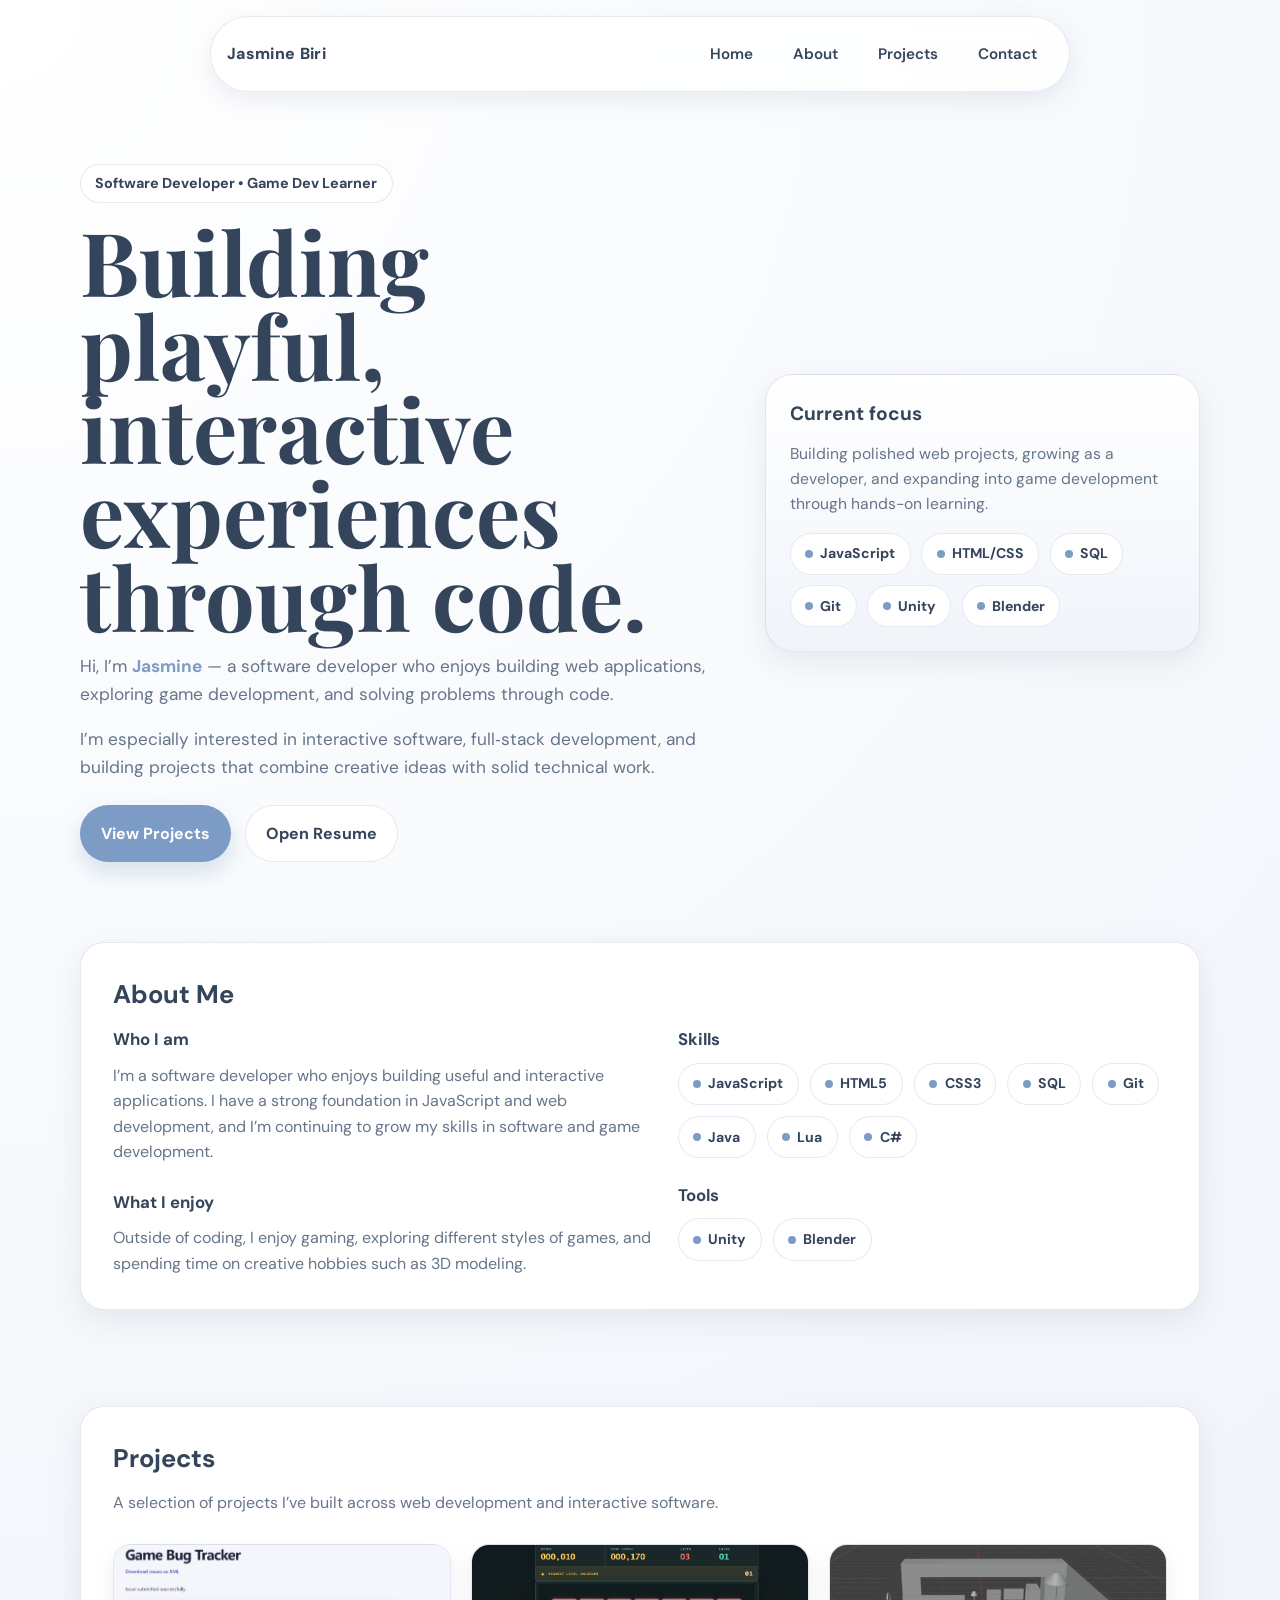
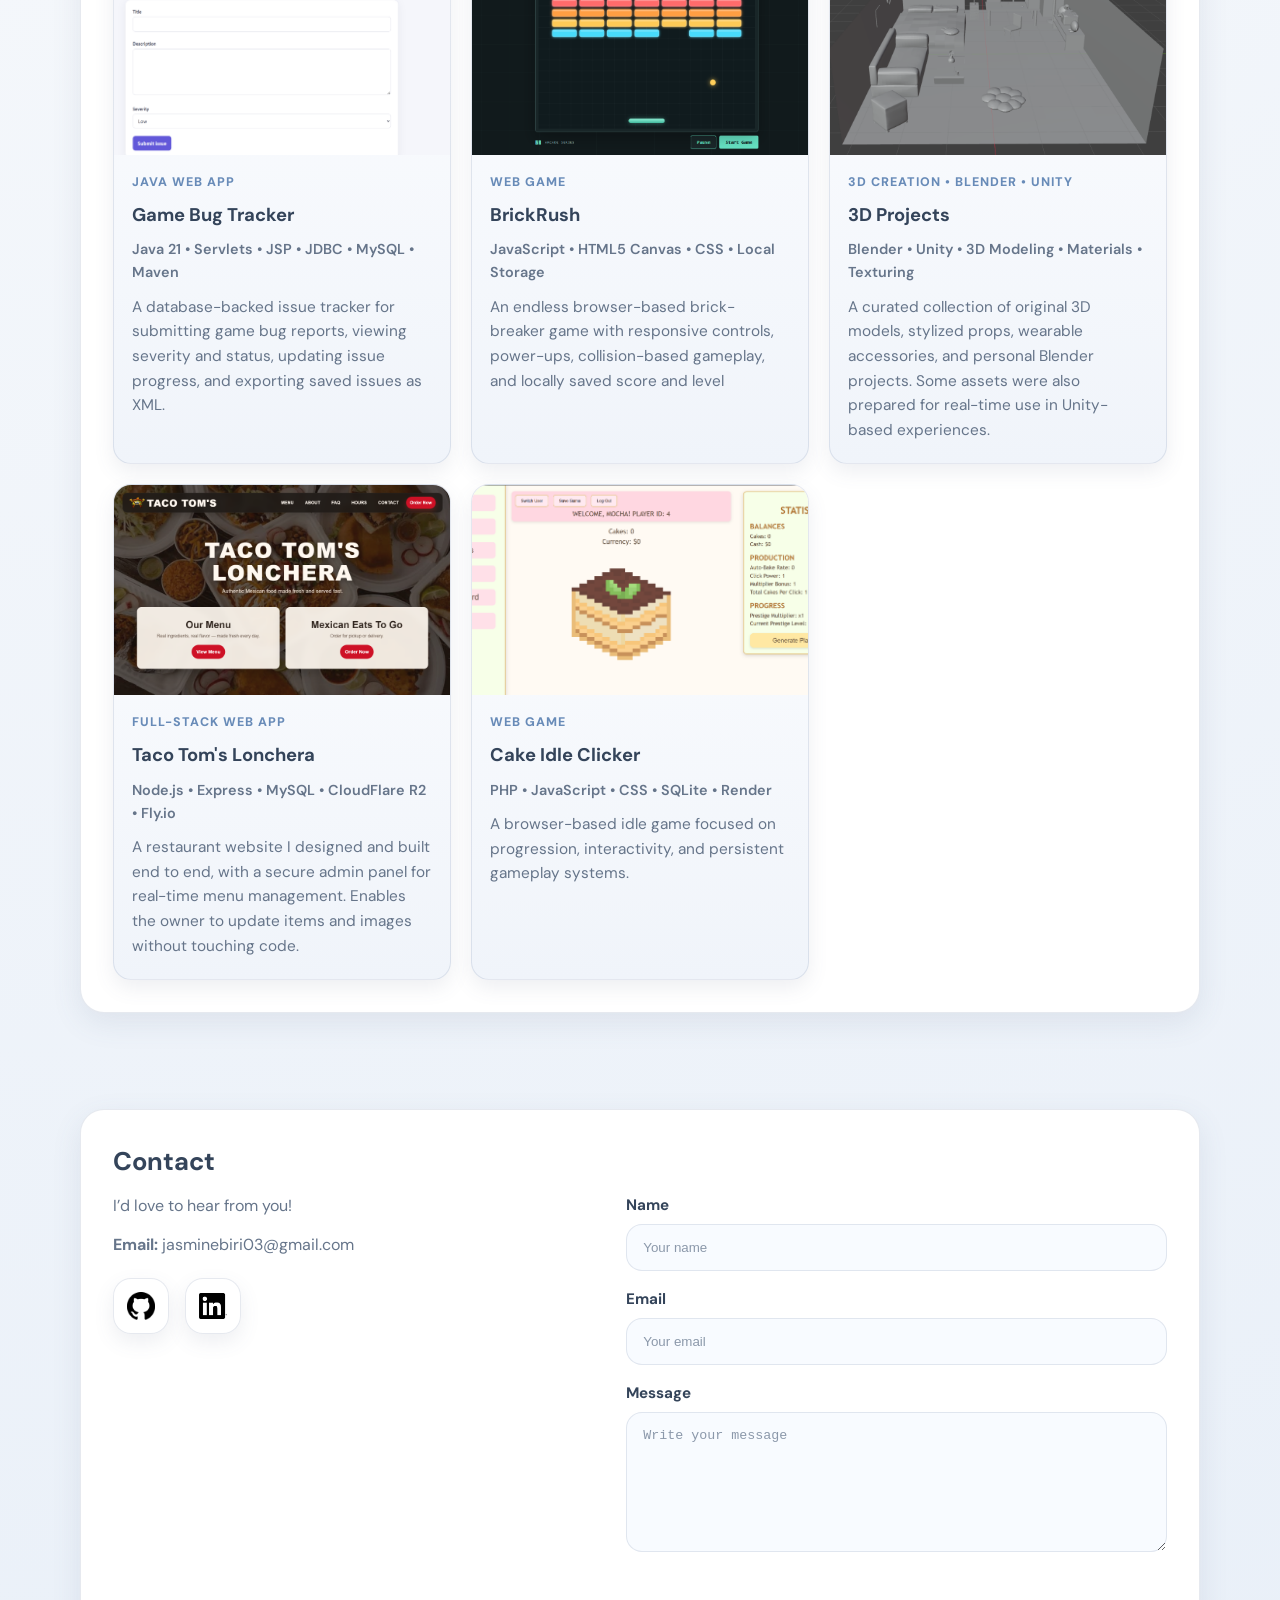
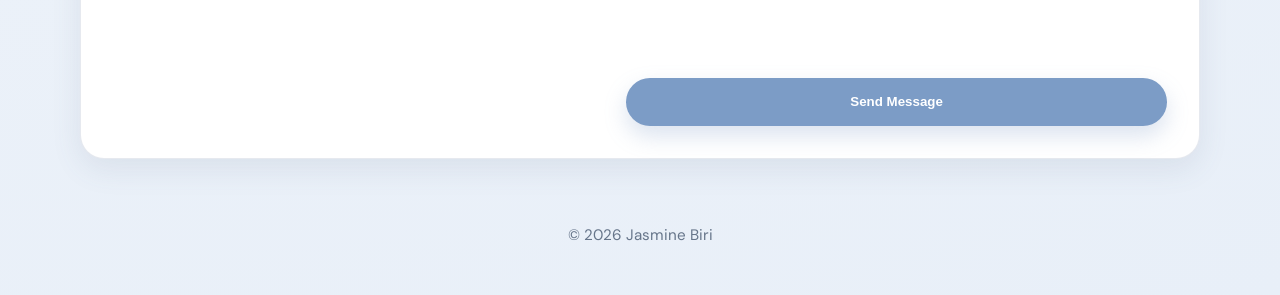
<file: index.html>
<!DOCTYPE html>
<html lang="en">
<head>
  <meta charset="UTF-8" />
  <meta name="viewport" content="width=device-width, initial-scale=1.0" />
  <title>Jasmine Biri | Portfolio</title>
  <link rel="icon" type="image/x-con" href="images/favicon.png">
  <link rel="preconnect" href="https://fonts.googleapis.com">
  <link rel="preconnect" href="https://fonts.gstatic.com" crossorigin>
  <link href="https://fonts.googleapis.com/css2?family=DM+Sans:wght@400;500;700;800&family=Playfair+Display:wght@700&display=swap" rel="stylesheet">

  <link rel="stylesheet" href="styles.css">
</head>
<body>
  <a href="#main" class="skip-link">Skip to content</a>

  <header class="site-header">
    <nav class="nav-shell" aria-label="Primary navigation">
      <a href="#home" class="brand">Jasmine Biri</a>
      <div class="nav-links">
        <a href="#home">Home</a>
        <a href="#about">About</a>
        <a href="#projects">Projects</a>
        <a href="#contact">Contact</a>
      </div>
    </nav>
  </header>

  <main id="main">
    <section id="home" class="hero">
      <div class="container hero-grid">
        <div>
          <span class="eyebrow">Software Developer • Game Dev Learner</span>
          <h1>Building playful, interactive experiences through code.</h1>
          <p>
            Hi, I’m <span class="accent">Jasmine</span> — a software developer who enjoys building
            web applications, exploring game development, and solving problems through code.
          </p>
          <p>
            I’m especially interested in interactive software, full‑stack development, 
            and building projects that combine creative ideas with solid technical work.
          </p>

          <div class="hero-actions">
            <a href="#projects" class="btn btn-primary">View Projects</a>
            <a href="assets/jasmine_biri_resume.pdf" target="_blank" rel="noopener noreferrer" class="btn btn-secondary">Open Resume</a>
          </div>
        </div>

        <aside class="hero-card" aria-label="Skills summary">
          <h2>Current focus</h2>
          <p>
            Building polished web projects, growing as a developer, and expanding into game
            development through hands-on learning.
          </p>

          <div class="mini-stack">
            <span class="chip"><span class="chip-dot"></span>JavaScript</span>
            <span class="chip"><span class="chip-dot"></span>HTML/CSS</span>
            <span class="chip"><span class="chip-dot"></span>SQL</span>
            <span class="chip"><span class="chip-dot"></span>Git</span>
            <span class="chip"><span class="chip-dot"></span>Unity</span>
            <span class="chip"><span class="chip-dot"></span>Blender</span>
          </div>
        </aside>
      </div>
    </section>

    <section id="about">
      <div class="container section-card">
        <h2 class="section-title">About Me</h2>

        <div class="about-grid">
          <div>
            <div class="stack-block">
              <h3>Who I am</h3>
              <p>
                I’m a software developer who enjoys building useful and interactive applications.
                I have a strong foundation in JavaScript and web development, and I’m continuing
                to grow my skills in software and game development.
              </p>
            </div>

            <div class="stack-block">
              <h3>What I enjoy</h3>
              <p>
                Outside of coding, I enjoy gaming, exploring different styles of games,
                and spending time on creative hobbies such as 3D modeling.
              </p>
            </div>
          </div>

          <div>
            <div class="stack-block">
              <h3>Skills</h3>
              <ul class="chip-group">
                <li class="chip"><span class="chip-dot"></span>JavaScript</li>
                <li class="chip"><span class="chip-dot"></span>HTML5</li>
                <li class="chip"><span class="chip-dot"></span>CSS3</li>
                <li class="chip"><span class="chip-dot"></span>SQL</li>
                <li class="chip"><span class="chip-dot"></span>Git</li>
                <li class="chip"><span class="chip-dot"></span>Java</li>
                <li class="chip"><span class="chip-dot"></span>Lua</li>
                <li class="chip"><span class="chip-dot"></span>C#</li>
              </ul>
            </div>

            <div class="stack-block">
              <h3>Tools</h3>
              <ul class="chip-group">
                <li class="chip"><span class="chip-dot"></span>Unity</li>
                <li class="chip"><span class="chip-dot"></span>Blender</li>
              </ul>
            </div>
          </div>
        </div>
      </div>
    </section>

    <section id="projects">
      <div class="container section-card">
        <div class="section-heading">
          <h2 class="section-title">Projects</h2>
          <p class="section-sub">A selection of projects I’ve built across web development and interactive software.</p>
        </div>

        <div class="projects-grid">

        <!-- GAME BUG TRACKER -->
        <article class="project-card">
          <a href="game-bug-tracker.html">
            <img src="images/game_bug_tracker.png" alt="Screenshot of Game Bug Tracker">
            <div class="project-content">
              <p class="project-kicker">Java Web App</p>
              <h3>Game Bug Tracker</h3>
              <p class="project-tech">Java 21 • Servlets • JSP • JDBC • MySQL • Maven</p>
              <p class="project-desc">
                A database-backed issue tracker for submitting game bug reports,
                viewing severity and status, updating issue progress, and exporting
                saved issues as XML.
              </p>
            </div>
          </a>
        </article>
        <!-- BrickRush -->
        <article class="project-card">
          <a href="brickrush.html">
            <img src="images/brickrush.png" alt="Screenshot of BrickRush">
            <div class="project-content">
              <p class="project-kicker">Web Game</p>
              <h3>BrickRush</h3>
              <p class="project-tech">JavaScript • HTML5 Canvas • CSS • Local Storage</p>
              <p class="project-desc">
                An endless browser-based brick-breaker game with responsive controls,
                power-ups, collision-based gameplay, and locally saved score and level 
              </p>
            </div>
          </a>
        </article>  
        <!-- 3D PROJECTS -->
        <article class="project-card">
          <a href="blender.html">
            <img
              src="images/blender/bedroom.png"
              alt="A bedroom created in Blender"
            >

            <div class="project-content">
              <p class="project-kicker">3D CREATION • BLENDER • UNITY</p>

              <h3>3D Projects</h3>

              <p class="project-tech">
                Blender • Unity • 3D Modeling • Materials • Texturing
              </p>

              <p class="project-desc">
                A curated collection of original 3D models, stylized props, wearable
                accessories, and personal Blender projects. Some assets were also
                prepared for real-time use in Unity-based experiences.
              </p>
            </div>
          </a>
        </article>
        
          <!-- TACO TOMS -->
          <article class="project-card">
            <a href="tacotoms.html">
              <img src="images/taco_tom_home.png" alt="Screenshot of Taco Tom's Lonchera home page">
              <div class="project-content">
                <p class="project-kicker">Full-Stack Web App</p>
                <h3>Taco Tom's Lonchera</h3>
                <p class="project-tech">Node.js • Express • MySQL • CloudFlare R2 • Fly.io</p>
                <p class="project-desc">
                  A restaurant website I designed and built end to end, with a secure admin panel for real-time 
                  menu management. Enables the owner to update items and images without touching code.
                </p>
              </div>
            </a>
          </article>  

          <!-- IDLE CLICKER -->
          <article class="project-card">
            <a href="idleclick.html">
              <img src="images/home_page.png" alt="Screenshot of Cake Idle Clicker home page">
              <div class="project-content">
                <p class="project-kicker">Web Game</p>
                <h3>Cake Idle Clicker</h3>
                <p class="project-tech">PHP • JavaScript • CSS • SQLite • Render</p>
                <p class="project-desc">
                  A browser-based idle game focused on progression, interactivity, and persistent gameplay systems.
                </p>
              </div>
            </a>
          </article>
        </div>
      </div>
    </section>

    <section id="contact">
      <div class="container section-card">
        <h2 class="section-title">Contact</h2>

        <div class="contact-grid">
          <div class="contact-list">
            <p>I’d love to hear from you!</p>
            <p><strong>Email:</strong> jasminebiri03@gmail.com</p>

            <div class="social-links">
              <a href="https://github.com/jbiri03" target="_blank" rel="noopener noreferrer" class="social-btn" aria-label="GitHub">
                <img src="images/github-cat.png" alt="GitHub logo">
              </a>

              <a href="https://linkedin.com/in/jasminebiri" target="_blank" rel="noopener noreferrer" class="social-btn" aria-label="LinkedIn">
                <img src="images/in-logo.png" alt="LinkedIn logo">
              </a>
            </div>
          </div>

          <form class="contact-form" action="https://forminit.com/f/65egt3pp0v0" method="post" id="form">
            <label>
              Name
              <input type="text" placeholder="Your name" name="fi-sender-fullName" id="name" required>
            </label>

            <label>
              Email
              <input type="email" placeholder="Your email" name="fi-sender-email" id="email" required>
            </label>

            <label>
              Message
              <textarea placeholder="Write your message" name="fi-text-message" id="message" required></textarea>
            </label>

            <!-- THANK YOU MESSAGE -->
            <p id="thank-you-message">Thank you for your message. I’ll respond as soon as I can.</p>

            <button type="submit" class="btn btn-primary" id="submit">Send Message</button>
          </form>
        </div>
      </div>
    </section>
  </main>

  <footer>
    <div class="container">© 2026 Jasmine Biri</div>
  </footer>

  <!-- SCRIPTS -->
   <script src="scripts/thankyou.js"></script>
</body>
</html>
</file>
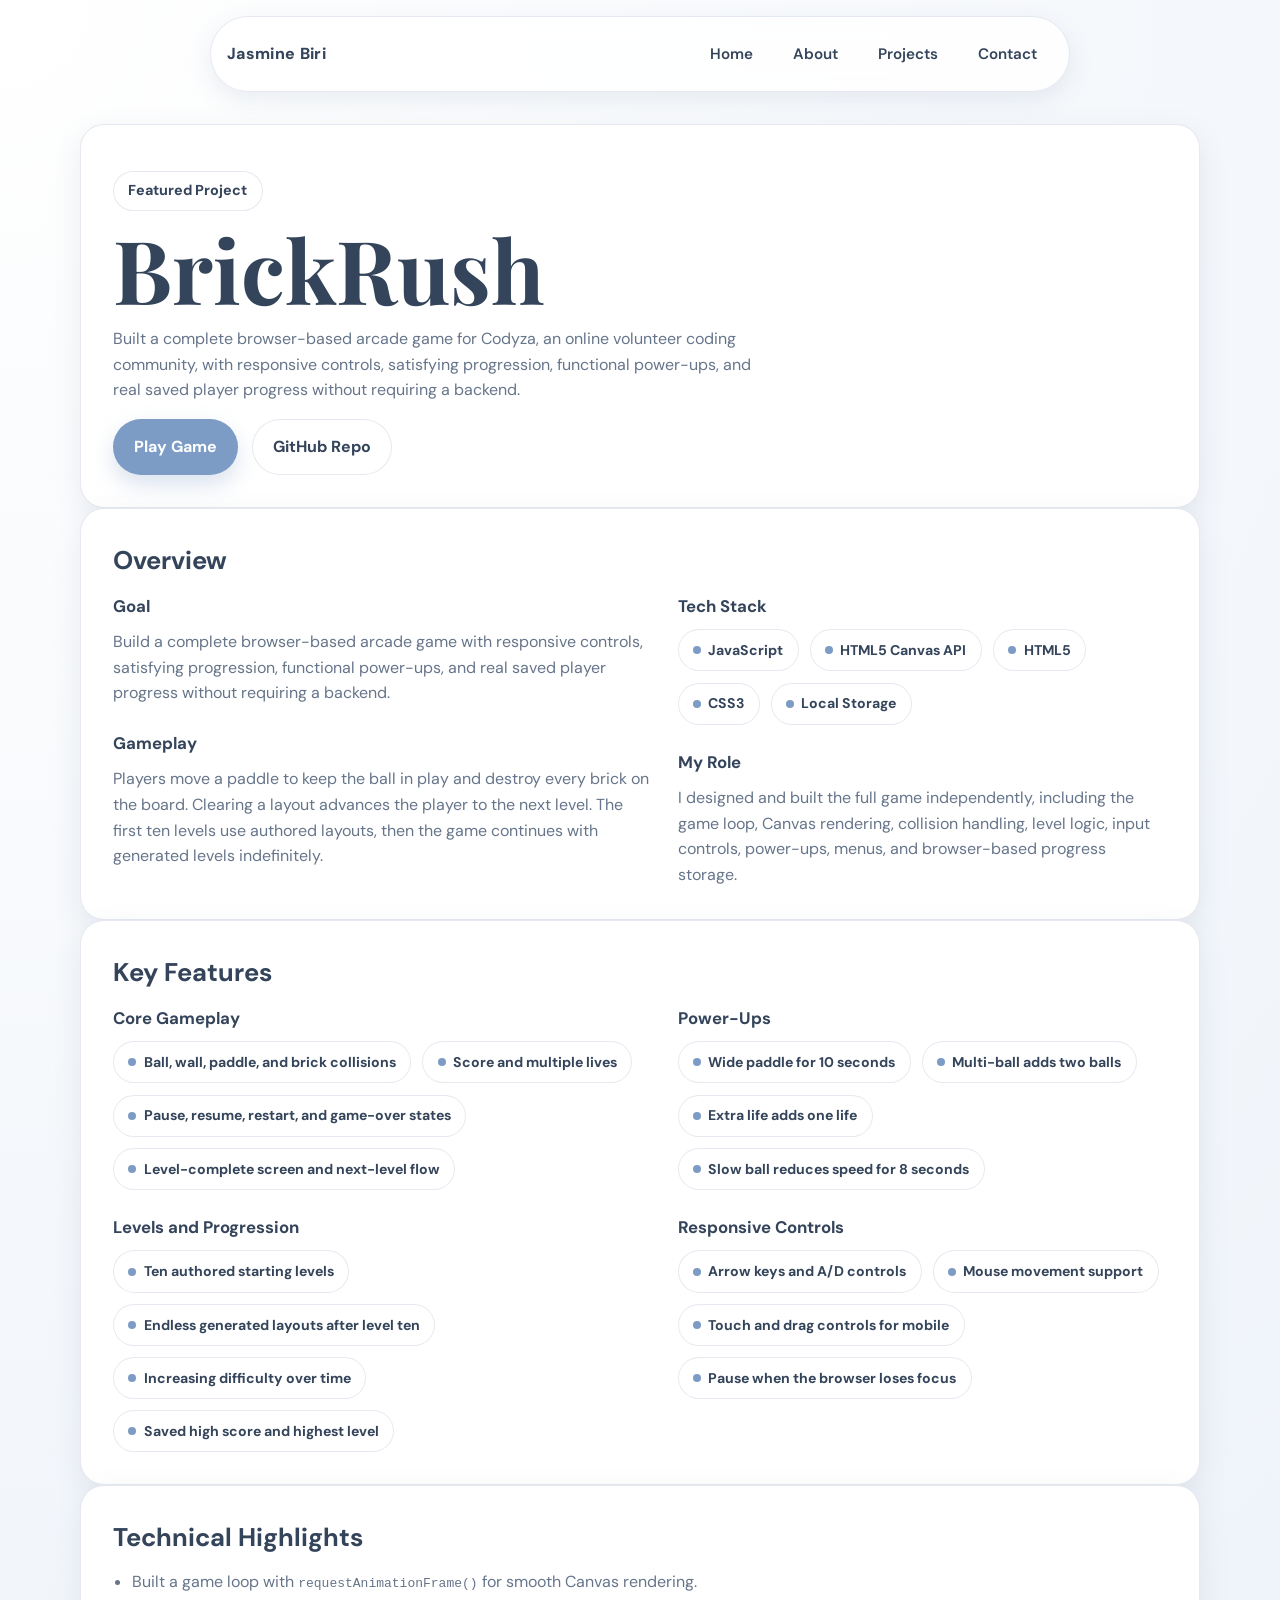
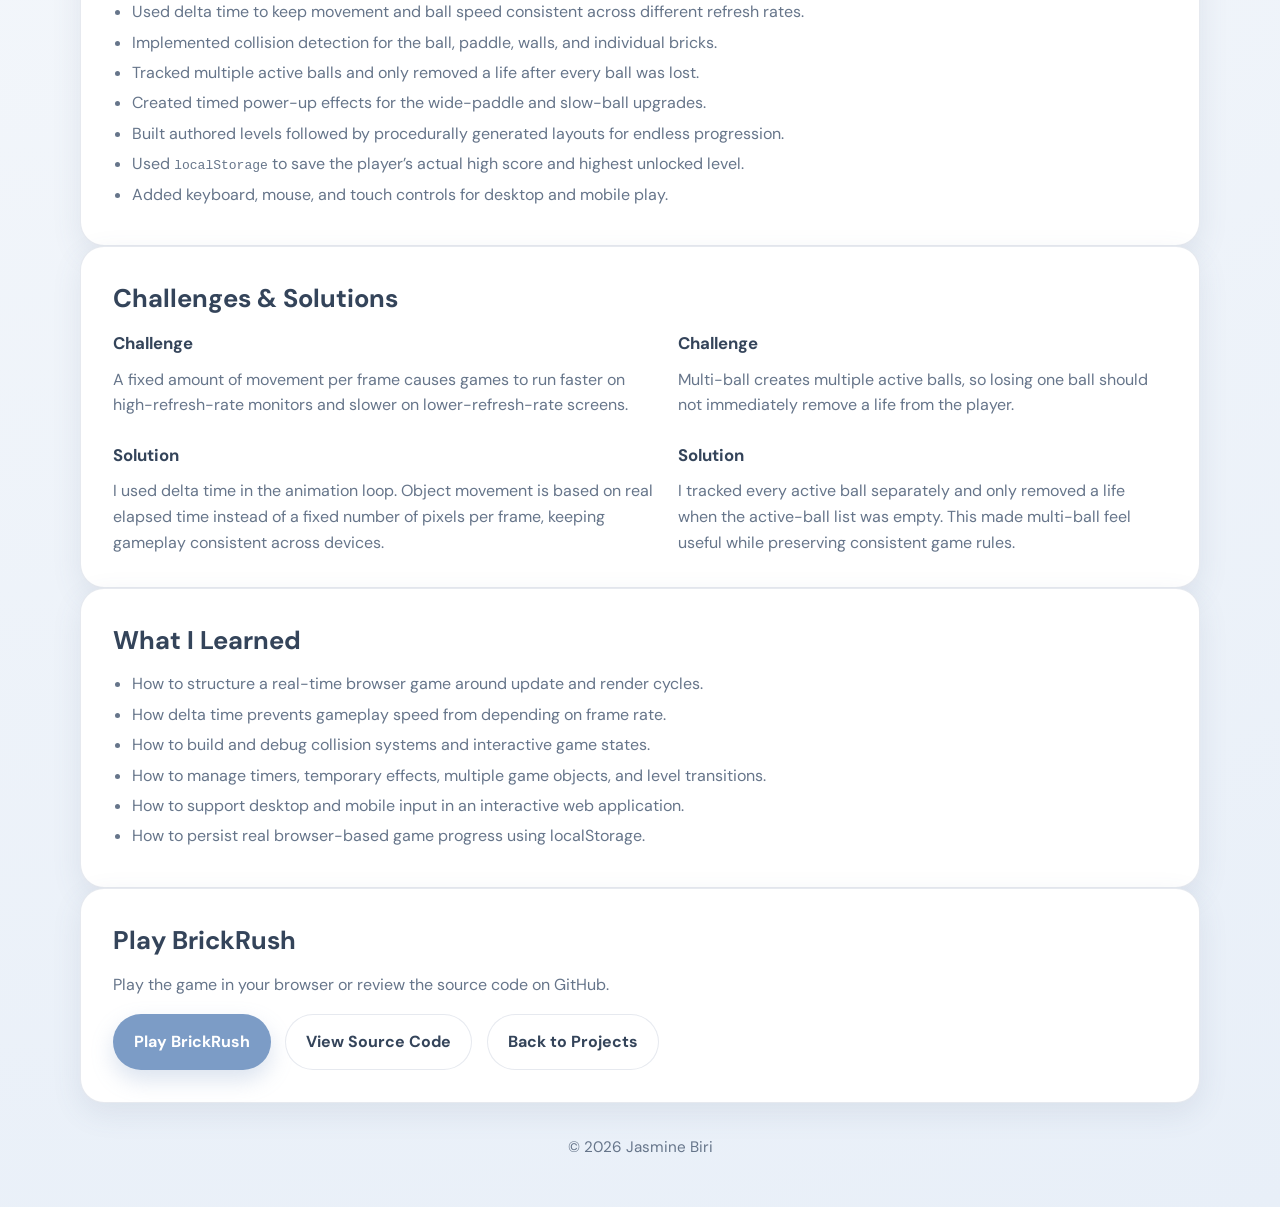
<file: brickrush.html>
<!DOCTYPE html>
<html lang="en">
<head>
  <meta charset="UTF-8">
  <meta name="viewport" content="width=device-width, initial-scale=1.0">

  <title>BrickRush | Jasmine Biri</title>

  <link rel="icon" type="image/x-icon" href="images/favicon.png">

  <link rel="preconnect" href="https://fonts.googleapis.com">
  <link rel="preconnect" href="https://fonts.gstatic.com" crossorigin>
  <link
    href="https://fonts.googleapis.com/css2?family=DM+Sans:wght@400;500;700;800&family=Playfair+Display:wght@700&display=swap"
    rel="stylesheet"
  >

  <link rel="stylesheet" href="styles.css">
</head>

<body>
  <a href="#main" class="skip-link">Skip to content</a>

  <header class="site-header">
    <nav class="nav-shell" aria-label="Primary navigation">
      <a href="index.html" class="brand">Jasmine Biri</a>

      <div class="nav-links">
        <a href="index.html#home">Home</a>
        <a href="index.html#about">About</a>
        <a href="index.html#projects">Projects</a>
        <a href="index.html#contact">Contact</a>
      </div>
    </nav>
  </header>

  <main id="main">

    <section class="container section-card" style="margin-top: 2rem;">
      <p class="eyebrow">Featured Project</p>

      <h1>BrickRush</h1>

      <p class="section-sub">
        Built a complete browser-based arcade game for Codyza, an online volunteer
        coding community, with responsive controls, satisfying progression,
        functional power-ups, and real saved player progress without requiring a backend.
      </p>

      <div class="hero-actions" style="margin-top: 1rem;">
        <a
          href="YOUR_BRICKRUSH_LIVE_LINK"
          target="_blank"
          rel="noopener noreferrer"
          class="btn btn-primary"
        >
          Play Game
        </a>

        <a
          href="https://github.com/jbiri03/YOUR-BRICKRUSH-REPOSITORY"
          target="_blank"
          rel="noopener noreferrer"
          class="btn btn-secondary"
        >
          GitHub Repo
        </a>
      </div>
    </section>

    <section class="container section-card">
      <h2 class="section-title">Overview</h2>

      <div class="about-grid">
        <div>
          <div class="stack-block">
            <h3>Goal</h3>

            <p>
              Build a complete browser-based arcade game with responsive controls,
              satisfying progression, functional power-ups, and real saved player
              progress without requiring a backend.
            </p>
          </div>

          <div class="stack-block">
            <h3>Gameplay</h3>

            <p>
              Players move a paddle to keep the ball in play and destroy every
              brick on the board. Clearing a layout advances the player to the
              next level. The first ten levels use authored layouts, then the
              game continues with generated levels indefinitely.
            </p>
          </div>
        </div>

        <div>
          <div class="stack-block">
            <h3>Tech Stack</h3>

            <ul class="chip-group">
              <li class="chip"><span class="chip-dot"></span>JavaScript</li>
              <li class="chip"><span class="chip-dot"></span>HTML5 Canvas API</li>
              <li class="chip"><span class="chip-dot"></span>HTML5</li>
              <li class="chip"><span class="chip-dot"></span>CSS3</li>
              <li class="chip"><span class="chip-dot"></span>Local Storage</li>
            </ul>
          </div>

          <div class="stack-block">
            <h3>My Role</h3>

            <p>
              I designed and built the full game independently, including the
              game loop, Canvas rendering, collision handling, level logic,
              input controls, power-ups, menus, and browser-based progress
              storage.
            </p>
          </div>
        </div>
      </div>
    </section>

    <section class="container section-card">
      <h2 class="section-title">Key Features</h2>

      <div class="about-grid">
        <div>
          <div class="stack-block">
            <h3>Core Gameplay</h3>

            <ul class="chip-group" style="justify-content: flex-start; flex-wrap: wrap;">
              <li class="chip"><span class="chip-dot"></span>Ball, wall, paddle, and brick collisions</li>
              <li class="chip"><span class="chip-dot"></span>Score and multiple lives</li>
              <li class="chip"><span class="chip-dot"></span>Pause, resume, restart, and game-over states</li>
              <li class="chip"><span class="chip-dot"></span>Level-complete screen and next-level flow</li>
            </ul>
          </div>

          <div class="stack-block">
            <h3>Levels and Progression</h3>

            <ul class="chip-group" style="justify-content: flex-start; flex-wrap: wrap;">
              <li class="chip"><span class="chip-dot"></span>Ten authored starting levels</li>
              <li class="chip"><span class="chip-dot"></span>Endless generated layouts after level ten</li>
              <li class="chip"><span class="chip-dot"></span>Increasing difficulty over time</li>
              <li class="chip"><span class="chip-dot"></span>Saved high score and highest level</li>
            </ul>
          </div>
        </div>

        <div>
          <div class="stack-block">
            <h3>Power-Ups</h3>

            <ul class="chip-group" style="justify-content: flex-start; flex-wrap: wrap;">
              <li class="chip"><span class="chip-dot"></span>Wide paddle for 10 seconds</li>
              <li class="chip"><span class="chip-dot"></span>Multi-ball adds two balls</li>
              <li class="chip"><span class="chip-dot"></span>Extra life adds one life</li>
              <li class="chip"><span class="chip-dot"></span>Slow ball reduces speed for 8 seconds</li>
            </ul>
          </div>

          <div class="stack-block">
            <h3>Responsive Controls</h3>

            <ul class="chip-group" style="justify-content: flex-start; flex-wrap: wrap;">
              <li class="chip"><span class="chip-dot"></span>Arrow keys and A/D controls</li>
              <li class="chip"><span class="chip-dot"></span>Mouse movement support</li>
              <li class="chip"><span class="chip-dot"></span>Touch and drag controls for mobile</li>
              <li class="chip"><span class="chip-dot"></span>Pause when the browser loses focus</li>
            </ul>
          </div>
        </div>
      </div>
    </section>

    <section class="container section-card">
      <h2 class="section-title">Technical Highlights</h2>

      <div class="stack-block">
        <ul class="tech-list">
          <li>Built a game loop with <code>requestAnimationFrame()</code> for smooth Canvas rendering.</li>
          <li>Used delta time to keep movement and ball speed consistent across different refresh rates.</li>
          <li>Implemented collision detection for the ball, paddle, walls, and individual bricks.</li>
          <li>Tracked multiple active balls and only removed a life after every ball was lost.</li>
          <li>Created timed power-up effects for the wide-paddle and slow-ball upgrades.</li>
          <li>Built authored levels followed by procedurally generated layouts for endless progression.</li>
          <li>Used <code>localStorage</code> to save the player’s actual high score and highest unlocked level.</li>
          <li>Added keyboard, mouse, and touch controls for desktop and mobile play.</li>
        </ul>
      </div>
    </section>

    <section class="container section-card">
      <h2 class="section-title">Challenges & Solutions</h2>

      <div class="about-grid">
        <div>
          <div class="stack-block">
            <h3>Challenge</h3>

            <p>
              A fixed amount of movement per frame causes games to run faster
              on high-refresh-rate monitors and slower on lower-refresh-rate
              screens.
            </p>
          </div>

          <div class="stack-block">
            <h3>Solution</h3>

            <p>
              I used delta time in the animation loop. Object movement is based
              on real elapsed time instead of a fixed number of pixels per
              frame, keeping gameplay consistent across devices.
            </p>
          </div>
        </div>

        <div>
          <div class="stack-block">
            <h3>Challenge</h3>

            <p>
              Multi-ball creates multiple active balls, so losing one ball should
              not immediately remove a life from the player.
            </p>
          </div>

          <div class="stack-block">
            <h3>Solution</h3>

            <p>
              I tracked every active ball separately and only removed a life when
              the active-ball list was empty. This made multi-ball feel useful
              while preserving consistent game rules.
            </p>
          </div>
        </div>
      </div>
    </section>

    <section class="container section-card">
      <h2 class="section-title">What I Learned</h2>

      <div class="stack-block">
        <ul class="tech-list">
          <li>How to structure a real-time browser game around update and render cycles.</li>
          <li>How delta time prevents gameplay speed from depending on frame rate.</li>
          <li>How to build and debug collision systems and interactive game states.</li>
          <li>How to manage timers, temporary effects, multiple game objects, and level transitions.</li>
          <li>How to support desktop and mobile input in an interactive web application.</li>
          <li>How to persist real browser-based game progress using localStorage.</li>
        </ul>
      </div>
    </section>

    <section class="container section-card" style="margin-bottom: 2rem;">
      <h2 class="section-title">Play BrickRush</h2>

      <p class="section-sub">
        Play the game in your browser or review the source code on GitHub.
      </p>

      <div class="hero-actions" style="margin-top: 1rem;">
        <a
          href="https://jbiri03.github.io/brickrush/"
          target="_blank"
          rel="noopener noreferrer"
          class="btn btn-primary"
        >
          Play BrickRush
        </a>

        <a
          href="https://github.com/jbiri03/brickrush"
          target="_blank"
          rel="noopener noreferrer"
          class="btn btn-secondary"
        >
          View Source Code
        </a>

        <a href="index.html#projects" class="btn btn-secondary">
          Back to Projects
        </a>
      </div>
    </section>

  </main>

  <footer>
    <div class="container">© 2026 Jasmine Biri</div>
  </footer>
</body>
</html>
</file>
<file: styles.css>
:root {
  --bg: #f4f7fb;
  --surface: rgba(255, 255, 255, 0.82);
  --surface-solid: #ffffff;
  --surface-soft: #eaf0f8;
  --surface-tint: #f0f4fa;

  --text: #26313f;
  --text-muted: #66758a;
  --heading: #34445a;

  --accent: #7c9cc6;
  --accent-hover: #688bb8;
  --accent-soft: #dce7f5;

  --border: rgba(86, 110, 145, 0.15);
  --shadow: 0 10px 30px rgba(84, 102, 132, 0.11);
  --shadow-hover: 0 18px 38px rgba(84, 102, 132, 0.17);

  --radius-lg: 24px;
  --radius-md: 18px;
  --radius-sm: 14px;
  --max-width: 1120px;
}

* {
  box-sizing: border-box;
}

html {
  scroll-behavior: smooth;
  scroll-padding-top: 100px;
}

body {
  margin: 0;
  font-family: "DM Sans", sans-serif;
  color: var(--text);
  background: radial-gradient(circle at top left, #ffffff 0%, #f4f7fb 42%, #e8eff8 100%);
  line-height: 1.6;
}

img {
  max-width: 100%;
  display: block;
}

a {
  color: inherit;
  text-decoration: none;
}

.container {
  width: min(100% - 2rem, var(--max-width));
  margin: 0 auto;
}

.skip-link {
  position: absolute;
  left: -9999px;
  top: auto;
}

.skip-link:focus {
  left: 1rem;
  top: 1rem;
  background: white;
  color: var(--heading);
  padding: 0.75rem 1rem;
  border-radius: 12px;
  z-index: 999;
  box-shadow: var(--shadow);
}

.site-header {
  position: sticky;
  top: 0;
  z-index: 1000;
  padding-top: 1rem;
}

.nav-shell {
  width: min(100% - 2rem, 860px);
  margin: 0 auto;
  padding: 0.85rem 1rem;
  display: flex;
  align-items: center;
  justify-content: space-between;
  gap: 1rem;
  background: var(--surface);
  backdrop-filter: blur(14px);
  border: 1px solid var(--border);
  border-radius: 999px;
  box-shadow: 0 8px 24px rgba(92, 112, 145, 0.12);
}

.brand {
  font-weight: 800;
  color: var(--heading);
  letter-spacing: 0.02em;
  white-space: nowrap;
}

.nav-links {
  display: flex;
  gap: 0.5rem;
  flex-wrap: wrap;
  justify-content: center;
}

.nav-links a {
  font-size: 0.95rem;
  font-weight: 600;
  color: var(--heading);
  padding: 0.7rem 1rem;
  border-radius: 999px;
  transition: 0.2s ease;
}

.nav-links a:hover,
.nav-links a:focus-visible {
  background: var(--surface-soft);
  color: var(--heading);
}

.hero {
  min-height: 82vh;
  display: grid;
  align-items: center;
  padding: 4.5rem 0 3rem;
}

.hero-grid {
  display: grid;
  grid-template-columns: 1.2fr 0.8fr;
  gap: 2rem;
  align-items: center;
}

.eyebrow {
  display: inline-block;
  margin-bottom: 1rem;
  padding: 0.45rem 0.9rem;
  border-radius: 999px;
  background: rgba(255, 255, 255, 0.9);
  border: 1px solid var(--border);
  color: var(--heading);
  font-size: 0.9rem;
  font-weight: 700;
}

h1 {
  margin: 0 0 1rem;
  font-family: "Playfair Display", serif;
  font-size: clamp(2.8rem, 7vw, 5.5rem);
  line-height: 0.95;
  color: var(--heading);
}

.hero p {
  margin: 0 0 1.1rem;
  font-size: 1.08rem;
  color: var(--text-muted);
  max-width: 58ch;
}

.accent {
  color: var(--accent);
  font-weight: 700;
}

.hero-actions {
  display: flex;
  flex-wrap: wrap;
  gap: 0.9rem;
  margin-top: 1.5rem;
}

.btn {
  display: inline-flex;
  align-items: center;
  justify-content: center;
  min-height: 48px;
  padding: 0.9rem 1.25rem;
  border-radius: 999px;
  font-weight: 700;
  transition: 0.2s ease;
  border: 1px solid transparent;
}

.btn-primary {
  background: var(--accent);
  color: white;
  box-shadow: 0 10px 22px rgba(124, 156, 198, 0.28);
}

.btn-primary:hover {
  background: var(--accent-hover);
  transform: translateY(-2px);
}

.btn-secondary {
  background: rgba(255, 255, 255, 0.92);
  color: var(--heading);
  border-color: var(--border);
}

.btn-secondary:hover {
  background: var(--surface-soft);
}

.hero-card {
  background: linear-gradient(180deg, #ffffff, var(--surface-tint));
  border: 1px solid var(--border);
  border-radius: 28px;
  padding: 1.5rem;
  box-shadow: var(--shadow);
}

.hero-card h2 {
  margin-top: 0;
  margin-bottom: 0.75rem;
  color: var(--heading);
  font-size: 1.2rem;
}

.hero-card p {
  font-size: 0.98rem;
  margin-bottom: 1rem;
}

.mini-stack {
  display: flex;
  flex-wrap: wrap;
  gap: 0.65rem;
}

.chip {
  display: inline-flex;
  align-items: center;
  gap: 0.45rem;
  padding: 0.55rem 0.9rem;
  border-radius: 999px;
  background: rgba(255, 255, 255, 0.95);
  border: 1px solid var(--border);
  color: var(--heading);
  font-size: 0.88rem;
  font-weight: 700;
}

.chip-dot {
  width: 8px;
  height: 8px;
  border-radius: 50%;
  background: var(--accent);
}

section {
  padding: 2rem 0 4rem;
}

.section-card {
  background: var(--surface-solid);
  border: 1px solid var(--border);
  border-radius: var(--radius-lg);
  box-shadow: var(--shadow);
  padding: 2rem;
}

.section-heading {
  margin-bottom: 1.75rem;
}

.section-title {
  margin: 0 0 0.65rem;
  color: var(--heading);
  font-size: clamp(1.5rem, 2vw, 2rem);
}

.section-sub {
  margin: 0;
  color: var(--text-muted);
  max-width: 60ch;
}

.about-grid {
  display: grid;
  grid-template-columns: 1.05fr 0.95fr;
  gap: 1.5rem;
}

.stack-block + .stack-block {
  margin-top: 1.5rem;
}

.stack-block h3 {
  margin: 0 0 0.6rem;
  color: var(--heading);
  font-size: 1.05rem;
}

.stack-block p {
  margin: 0;
  color: var(--text-muted);
}

.stack-block .tech-list {
  list-style: disc;
  padding-left: 1.2rem;
  margin: 0;
}

.stack-block .tech-list li {
  margin-bottom: 0.4rem; 
  line-height: 1.5; 
  color: var(--text-muted)     
}

.chip-group {
  display: flex;
  flex-wrap: wrap;
  gap: 0.7rem;
  padding: 0;
  margin: 0;
  list-style: none;
}

.projects-grid {
  display: grid;
  grid-template-columns: repeat(auto-fit, minmax(280px, 1fr));
  gap: 1.25rem;
  align-items: stretch;
}

.project-card {
  background: linear-gradient(180deg, #fcfdff, var(--surface-tint));
  border: 1px solid var(--border);
  border-radius: var(--radius-md);
  overflow: hidden;
  box-shadow: 0 8px 20px rgba(84, 102, 132, 0.10);
  transition: transform 0.25s ease, box-shadow 0.25s ease, border-color 0.25s ease;
  height: 100%;
}

.project-card:hover {
  transform: translateY(-6px);
  box-shadow: var(--shadow-hover);
  border-color: rgba(124, 156, 198, 0.32);
}

.project-card a {
  display: flex;
  flex-direction: column;
  height: 100%;
}

.project-card img {
  width: 100%;
  aspect-ratio: 16 / 10;
  object-fit: cover;
}

.project-content {
  display: flex;
  flex-direction: column;
  gap: 0.5rem;
  padding: 1.15rem 1.15rem 1.3rem;
  flex: 1;
}

.project-kicker {
  margin: 0;
  font-size: 0.78rem;
  font-weight: 800;
  letter-spacing: 0.08em;
  text-transform: uppercase;
  color: var(--accent-hover);
}

.project-content h3 {
  margin: 0;
  color: var(--heading);
  font-size: 1.15rem;
}

.project-tech {
  margin: 0;
  font-size: 0.9rem;
  color: var(--text-muted);
  font-weight: 600;
}

.project-desc {
  margin: 0.15rem 0 0;
  color: var(--text-muted);
  font-size: 0.96rem;
}

.contact-grid {
  display: grid;
  grid-template-columns: 0.95fr 1.05fr;
  gap: 1.5rem;
}

.contact-list p {
  margin: 0 0 0.85rem;
  color: var(--text-muted);
}

.social-links {
  display: flex;
  gap: 1rem;
  margin-top: 1.25rem;
}

.social-btn {
  width: 56px;
  height: 56px;
  border-radius: 18px;
  display: inline-flex;
  align-items: center;
  justify-content: center;
  background: rgba(255, 255, 255, 0.95);
  border: 1px solid var(--border);
  box-shadow: 0 8px 20px rgba(84, 102, 132, 0.10);
  transition: 0.2s ease;
}

.social-btn:hover {
  transform: translateY(-4px);
  background: var(--surface-soft);
}

.social-btn img {
  width: 28px;
  height: 28px;
  object-fit: contain;
}

.contact-form {
  display: grid;
  gap: 1rem;
}

.contact-form label {
  font-weight: 700;
  color: var(--heading);
  font-size: 0.95rem;
}

.contact-form input,
.contact-form textarea {
  width: 100%;
  margin-top: 0.4rem;
  border: 1px solid var(--border);
  border-radius: 16px;
  padding: 0.95rem 1rem;
  background: #f8fbff;
  color: var(--text);
}

.contact-form input::placeholder,
.contact-form textarea::placeholder {
  color: #8b98aa;
}

.contact-form textarea {
  min-height: 140px;
  resize: vertical;
}

footer {
  padding: 0 0 3rem;
  text-align: center;
  color: var(--text-muted);
  font-size: 0.95rem;
}

@media (max-width: 900px) {
  .hero-grid,
  .about-grid,
  .contact-grid {
    grid-template-columns: 1fr;
  }

  .hero {
    min-height: auto;
    padding-top: 3.5rem;
  }

  .nav-shell {
    border-radius: 24px;
  }

  .brand {
    display: none;
  }

  .nav-shell,
  .nav-links {
    justify-content: center;
  }
}

@media (max-width: 560px) {
  body {
    overflow-x: hidden;
  }

  .nav-links a {
    padding: 0.65rem 0.8rem;
    font-size: 0.88rem;
  }

  .section-card {
    padding: 1.3rem;
  }

  .hero-actions {
    flex-direction: column;
  }

  .btn {
    width: 100%;
  }

  .projects-grid {
    grid-template-columns: 1fr;
  }
}

/* THANK YOU MESSAGE */
#thank-you-message {
  opacity: 0;
  pointer-events: none; /* prevents clicks when hidden */
  transition: opacity 0.4s ease;
  margin-top: 1rem;
  padding: 0.95rem 1rem;
  border-radius: 16px;
  border: 1px solid rgba(84, 132, 98, 0.22);
  background: #edf8f0;
  color: #2f5d3a;
  font-size: 0.95rem;
  font-weight: 600;
  line-height: 1.5;
  box-shadow: 0 8px 20px rgba(84, 132, 98, 0.08);
}

#thank-you-message.show {
  opacity: 1;
  pointer-events: auto;
  animation: fadeSlideIn 0.28s ease;
}

.screenshot-card {
  cursor: zoom-in;
  position: relative;
}

/* Lightbox container */
.lightbox {
  position: fixed;
  inset: 0; /* top, right, bottom, left */
  background: rgba(0, 0, 0, 0.85);
  display: grid;
  place-items: center;
  z-index: 9999;
  padding: 2rem;
  opacity: 0;
  visibility: hidden;
  transition: opacity 0.2s ease, visibility 0.2s ease;
}

.lightbox.active {
  opacity: 1;
  visibility: visible;
}

.lightbox img {
  max-width: 100%;
  max-height: 90vh;
  object-fit: contain;
}

.lightbox-close {
  position: absolute;
  top: 1rem;
  right: 1rem;
  background: transparent;
  border: none;
  color: #fff;
  font-size: 2rem;
  cursor: pointer;
  line-height: 1;
}
</file>
